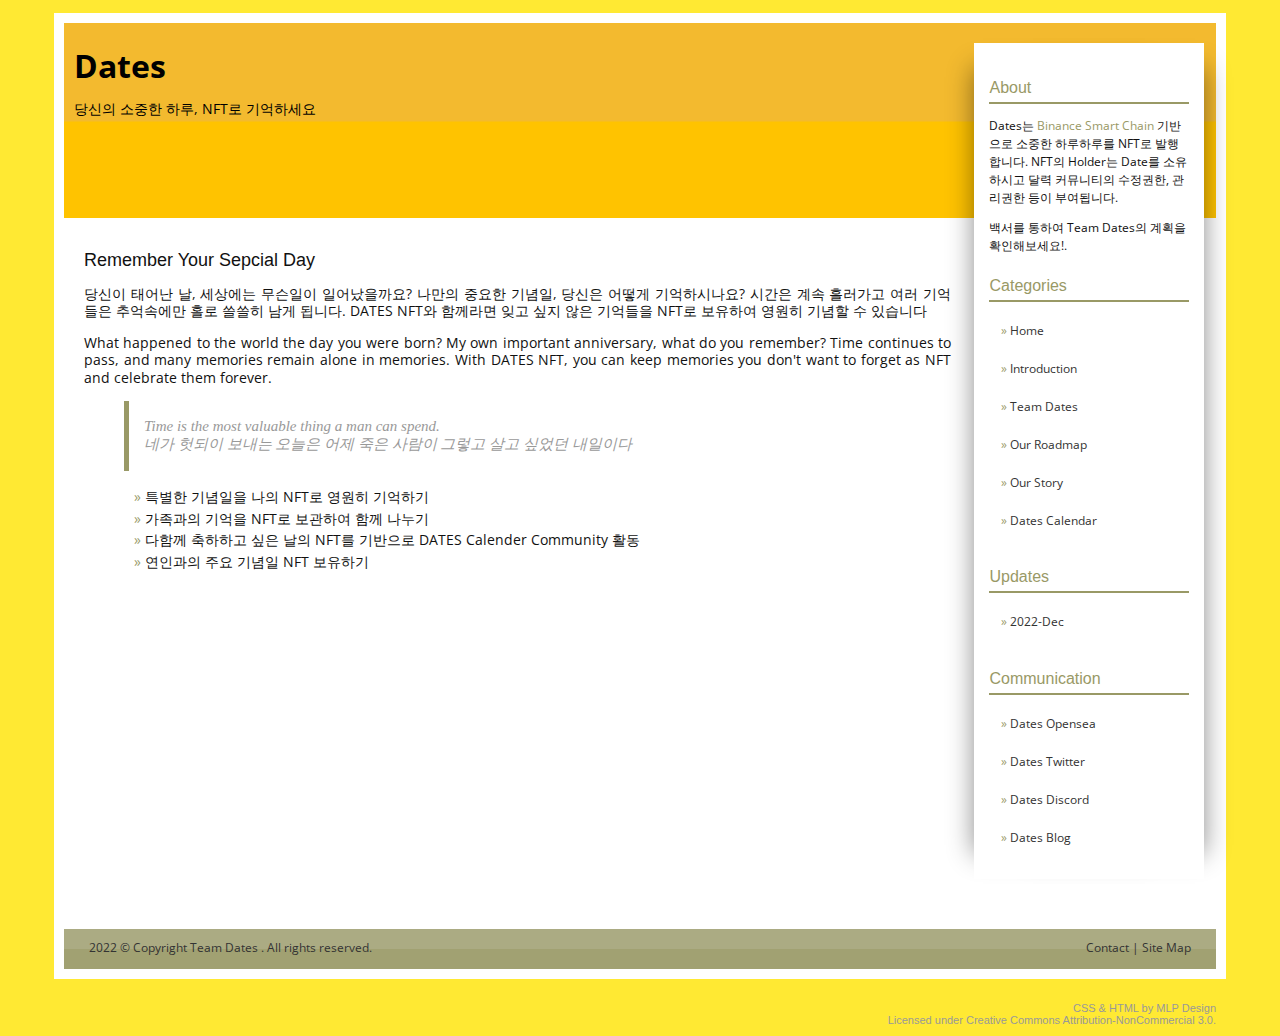
<file: index.html>
<!DOCTYPE html>
<html lang="en">
<head>
<meta charset="utf-8">
<meta http-equiv="X-UA-Compatible" content="IE=edge">
<title> Dates - 당신의 소중한 하루</title>
<meta name="viewport" content="width=device-width, initial-scale=1">
<meta name="Description" lang="en" content="open source x/html and css templates">
<meta name="author" content="mlp design">
<meta name="robots" content="index, follow">
<link rel="stylesheet" href="styles.css">
</head>
<body>
<!--start wrapper-->
<div id="wrapper">

<!--start body-->
<div id="body">

<!--start header-->
<div id="banner">
<h1>Dates </h1>
<p> 당신의 소중한 하루, NFT로 기억하세요</p>
<!-- menu -->
<label for="show-menu" class="responsive">&#9776;</label>
<input type="checkbox" id="show-menu" role="button">
<!-- <ul id="topnav">
<li><a class="active">Home</a></li>
<li><a href="#">Page 2</a></li>
<li><a href="#">Page 3</a></li>
<li><a href="#">Page 4</a></li>
<li><a href="#">Page 5</a></li>
</ul> -->
<!-- end menu -->
</div>
<!--end of header-->
	<!--start sidebar-->
	<div id="sidebar">
		<h2>About</h2>
        <p> Dates는 <a href="https://www.bnbchain.org/en">Binance Smart Chain</a> 기반으로 소중한 하루하루를 NFT로 발행합니다.
            NFT의 Holder는 Date를 소유하시고 달력 커뮤니티의 수정권한, 관리권한 등이 부여됩니다.</p>
		<p> 백서를 통하여 Team Dates의 계획을 확인해보세요!.</p>
		<h2>Categories</h2>
		<ul>
            
			<li><a href="/index.html">Home</a></li>
			<li><a href="/introduction.html">Introduction</a></li>
			<li><a href="/teams.html">Team Dates</a></li>
            
   			<li><a href="/loadmap.html">Our Roadmap</a></li>
   			<li><a href="/story.html">Our Story</a></li>
   			<li><a href="/calendar.html">Dates Calendar</a></li>
   		</ul>
		<h2>Updates</h2>
		<ul>
            <li><a href="/updates.html">2022-Dec</a></li>
<!-- 			<li><a href="#">2017-Aug</a></li>
			<li><a href="#">2017-Jul</a></li>
			<li><a href="#">2017-Jun</a></li>
			<li><a href="#">2017-May</a></li>
 -->
		</ul>
		<h2>Communication</h2>
		<ul>
			<li><a href="https://testnets.opensea.io/collection/dates-bmrrua3wsj">Dates Opensea</a></li>
            <li><a href="https://discord.com/">Dates Twitter</a></li>
			<li><a href="https://discord.com/">Dates Discord</a></li>
            <li><a href="https://discord.com/">Dates Blog</a></li>
            
           
            
            
		</ul>		
	</div>
	<div class="clear"></div>
	<!--end of sidebar-->

	<!--start containter-->
	<div id="container">
			
		<!--start content-->
		<div id="content">
			<!--post item-->
			<div class="item">
				<h1>Remember Your Sepcial Day</h1>
				<p>당신이 태어난 날, 세상에는 무슨일이 일어났을까요? 나만의 중요한 기념일, 당신은 어떻게 기억하시나요? 시간은 계속 흘러가고 여러 기억들은 추억속에만 홀로 쓸쓸히 남게 됩니다. DATES NFT와 함께라면 잊고 싶지 않은 기억들을 NFT로 보유하여 영원히 기념할 수 있습니다</p>
				<p>What happened to the world the day you were born? My own important anniversary, what do you remember? Time continues to pass, and many memories remain alone in memories. With DATES NFT, you can keep memories you don't want to forget as NFT and celebrate them forever.</p>

				<blockquote><p> Time is the most valuable thing a man can spend. <br>
                                네가 헛되이 보내는 오늘은 어제 죽은 사람이 그렇고 살고 싶었던 내일이다</p></blockquote>
				<ul>
					<li> 특별한 기념일을 나의 NFT로 영원히 기억하기 </li>
					<li> 가족과의 기억을 NFT로 보관하여 함께 나누기 </li>
					<li> 다함께 축하하고 싶은 날의 NFT를 기반으로 DATES Calender Community 활동</li>
					<li> 연인과의 주요 기념일 NFT 보유하기</li>
				</ul>
			</div>
			<!--another post item-->
<!-- 			<div class="item">
				<h1>Space fillers</h1>
				<p>Donec non dui. Morbi fringilla imperdiet lorem. Fusce risus diam, rutrum eu, hendrerit et, accumsan non, neque. Fusce vitae pede ut massa sodales mattis. Nulla sed justo. Integer nec sem vel tellus tempor gravida. Pellentesque habitant morbi tristique senectus et netus et malesuada fames ac turpis egestas. Nunc faucibus. Nullam nulla ipsum, accumsan sed, tempus sed, adipiscing a, metus. Curabitur varius commodo eros.</p>
				<span>17 March 2017 @ 6:24 PM | <a href="#">0 Comment(s)</a> | Posted by <a href="#">webmasterneo</a></span>
			</div> -->
			<!--end of another post item-->			
		</div>
		<!--end of content-->

	</div>
	<!--end of container-->

</div>
<!--end of body-->

	<!--start footer-->
	<div id="footer">
		<span class="left">2022 &copy; Copyright <a href="#"> Team Dates </a>. All rights reserved.</span>
		<span class="right"><a href="#">Contact</a> | <a href="#">Site Map</a></span>
		<p class="show-footer">2012 &copy; Copyright <a href="#"> Team Dates</a>. All rights reserved.<br /><a href="#">Contact</a> | <a href="#">Site Map</a></p>
	</div>
	<!--end of footer-->	

</div>
<!--end of wrapper-->

	<!--start credits-->
	<!--//Under CC-NC 3.0, this portion must be left intact and must not be hidden.//-->
	<div id="credits">
	<span><a href="http://www.mlpdesign.net" title="CSS &amp; HTML by MLP Design.net">CSS &amp; HTML</a> by MLP Design<br />Licensed under <a rel="license" href="http://creativecommons.org/licenses/by-nc/3.0/">Creative Commons Attribution-NonCommercial 3.0</a>.</span>
	</div>
	<!--end of credits-->
	
</body>

</html>
</file>
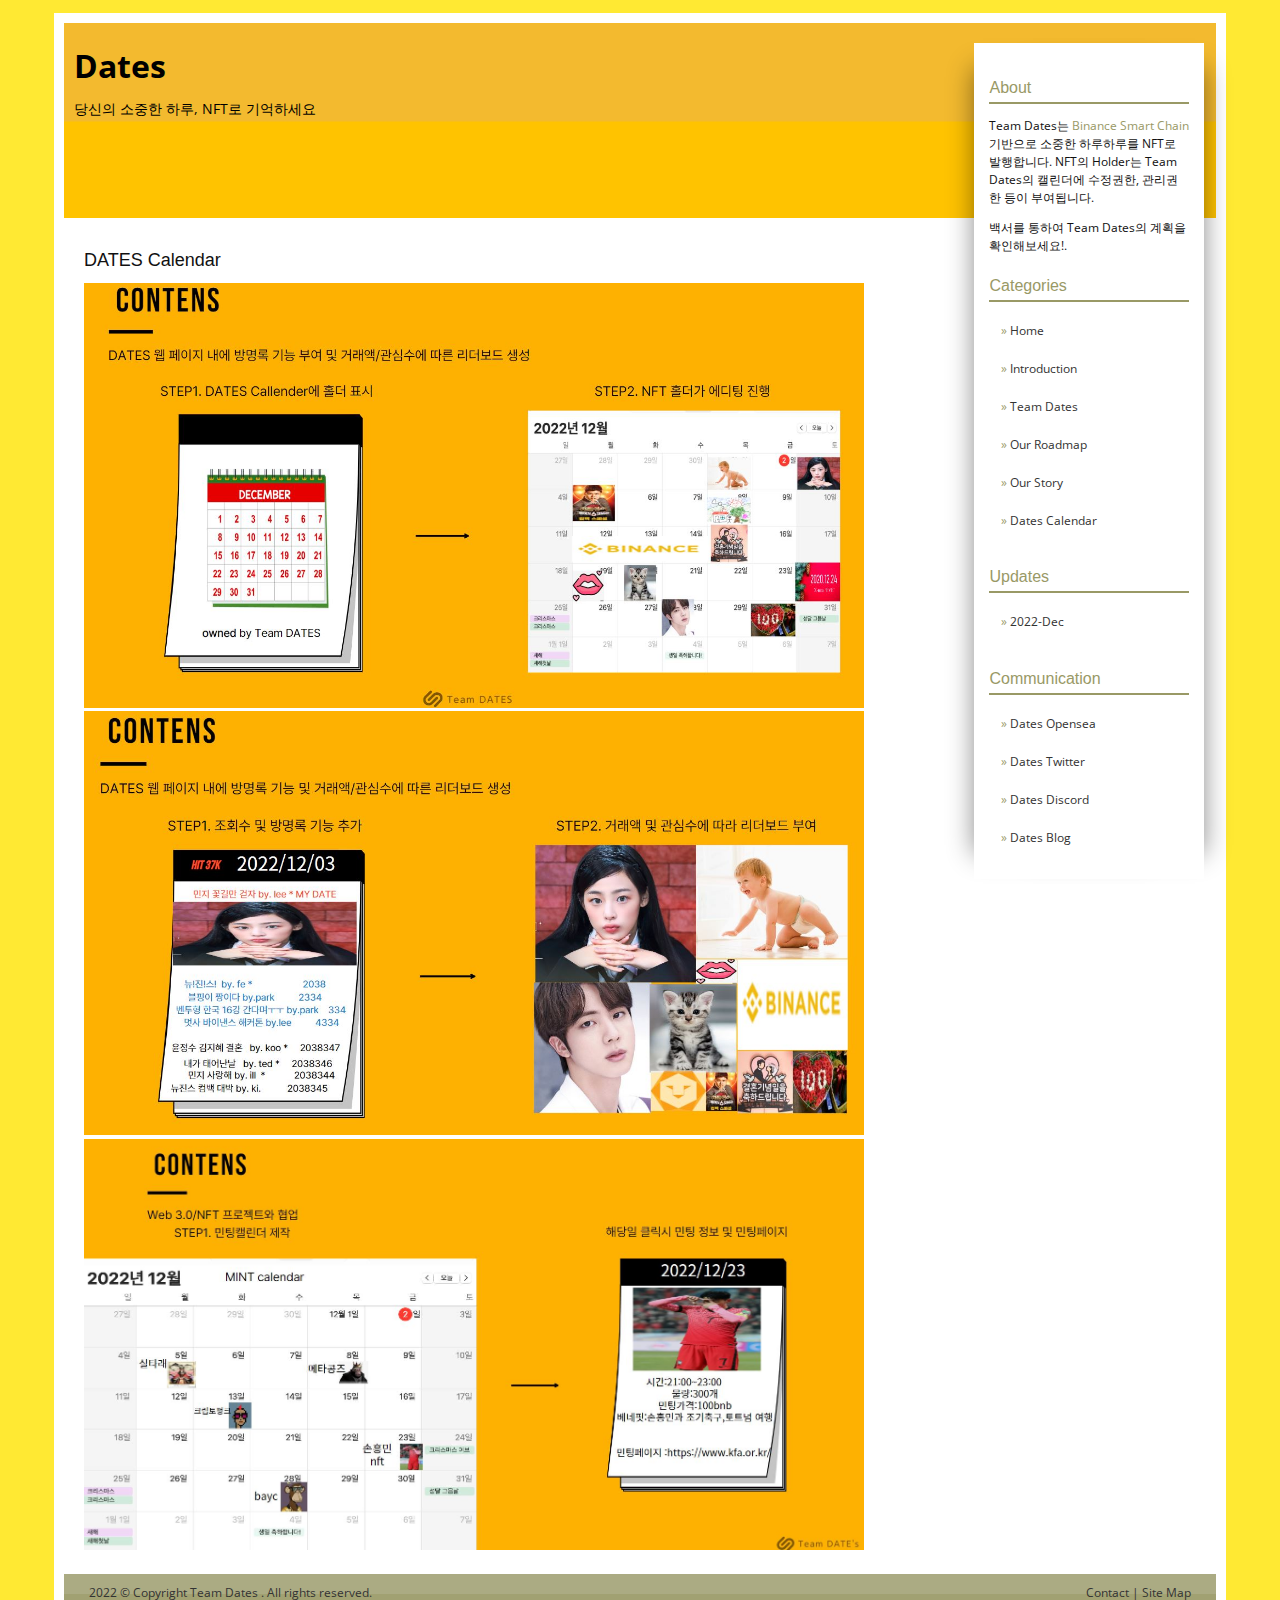
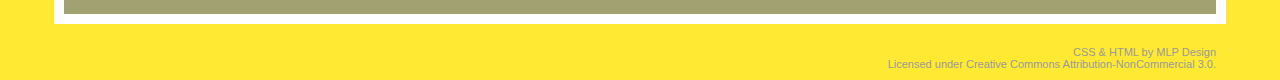
<file: calendar.html>
<!DOCTYPE html>
<html lang="en">
<head>
<meta charset="utf-8">
<meta http-equiv="X-UA-Compatible" content="IE=edge">
<title> Dates - 당신의 소중한 하루</title>
<meta name="viewport" content="width=device-width, initial-scale=1">
<meta name="Description" lang="en" content="open source x/html and css templates">
<meta name="author" content="mlp design">
<meta name="robots" content="index, follow">
<link rel="stylesheet" href="styles.css">
</head>
<body>
<!--start wrapper-->
<div id="wrapper">

<!--start body-->
<div id="body">

<!--start header-->
<div id="banner">
<h1>Dates </h1>
<p> 당신의 소중한 하루, NFT로 기억하세요</p>
<!-- menu -->
<label for="show-menu" class="responsive">&#9776;</label>
<input type="checkbox" id="show-menu" role="button">
<!-- <ul id="topnav">
<li><a class="active">Home</a></li>
<li><a href="#">Page 2</a></li>
<li><a href="#">Page 3</a></li>
<li><a href="#">Page 4</a></li>
<li><a href="#">Page 5</a></li>
</ul> -->
<!-- end menu -->
</div>
<!--end of header-->
	<!--start sidebar-->
	<div id="sidebar">
		<h2>About</h2>
        <p> Team Dates는 <a href="https://www.bnbchain.org/en">Binance Smart Chain</a> 기반으로 소중한 하루하루를 NFT로 발행합니다.
            NFT의 Holder는 Team Dates의 캘린더에 수정권한,  관리권한 등이  부여됩니다.</p>
		<p> 백서를 통하여 Team Dates의 계획을 확인해보세요!.</p>
		<h2>Categories</h2>
		<ul>
			<li><a href="/index.html">Home</a></li>
			<li><a href="/introduction.html">Introduction</a></li>
			<li><a href="/teams.html">Team Dates</a></li>
            
   			<li><a href="/loadmap.html">Our Roadmap</a></li>
   			<li><a href="/story.html">Our Story</a></li>
   			<li><a href="/calendar.html">Dates Calendar</a></li>
   		</ul>
		<h2>Updates</h2>
		<ul>
			<li><a href="/updates.html">2022-Dec</a></li>
<!-- 			<li><a href="#">2017-Aug</a></li>
			<li><a href="#">2017-Jul</a></li>
			<li><a href="#">2017-Jun</a></li>
			<li><a href="#">2017-May</a></li>
 -->
		</ul>
		<h2>Communication</h2>
		<ul>
            <li><a href="https://testnets.opensea.io/collection/dates-bmrrua3wsj">Dates Opensea</a></li>
			<li><a href="https://discord.com/">Dates Twitter</a></li>
			<li><a href="https://discord.com/">Dates Discord</a></li>
            <li><a href="https://discord.com/">Dates Blog</a></li>
		</ul>		
	</div>
	<div class="clear"></div>
	<!--end of sidebar-->

	<!--start containter-->
	<div id="container">
			
		<!--start content-->
		<div id="content">
			<!--post item-->
			<div class="item">
				<h1> DATES Calendar </h1>
                                <img src = 'calendar.JPG' id="image" />
                                <img src = 'calendar2.JPG' id="image" />
                                <img src = 'calendar3.JPG' id="image" />
			</div>

			<!--end of another post item-->			
		</div>
		<!--end of content-->

	</div>
	<!--end of container-->

</div>
<!--end of body-->

	<!--start footer-->
	<div id="footer">
		<span class="left">2022 &copy; Copyright <a href="#"> Team Dates </a>. All rights reserved.</span>
		<span class="right"><a href="#">Contact</a> | <a href="#">Site Map</a></span>
		<p class="show-footer">2012 &copy; Copyright <a href="#"> Team Dates</a>. All rights reserved.<br /><a href="#">Contact</a> | <a href="#">Site Map</a></p>
	</div>
	<!--end of footer-->	

</div>
<!--end of wrapper-->

	<!--start credits-->
	<!--//Under CC-NC 3.0, this portion must be left intact and must not be hidden.//-->
	<div id="credits">
	<span><a href="http://www.mlpdesign.net" title="CSS &amp; HTML by MLP Design.net">CSS &amp; HTML</a> by MLP Design<br />Licensed under <a rel="license" href="http://creativecommons.org/licenses/by-nc/3.0/">Creative Commons Attribution-NonCommercial 3.0</a>.</span>
	</div>
	<!--end of credits-->
	
</body>

</html>
</file>
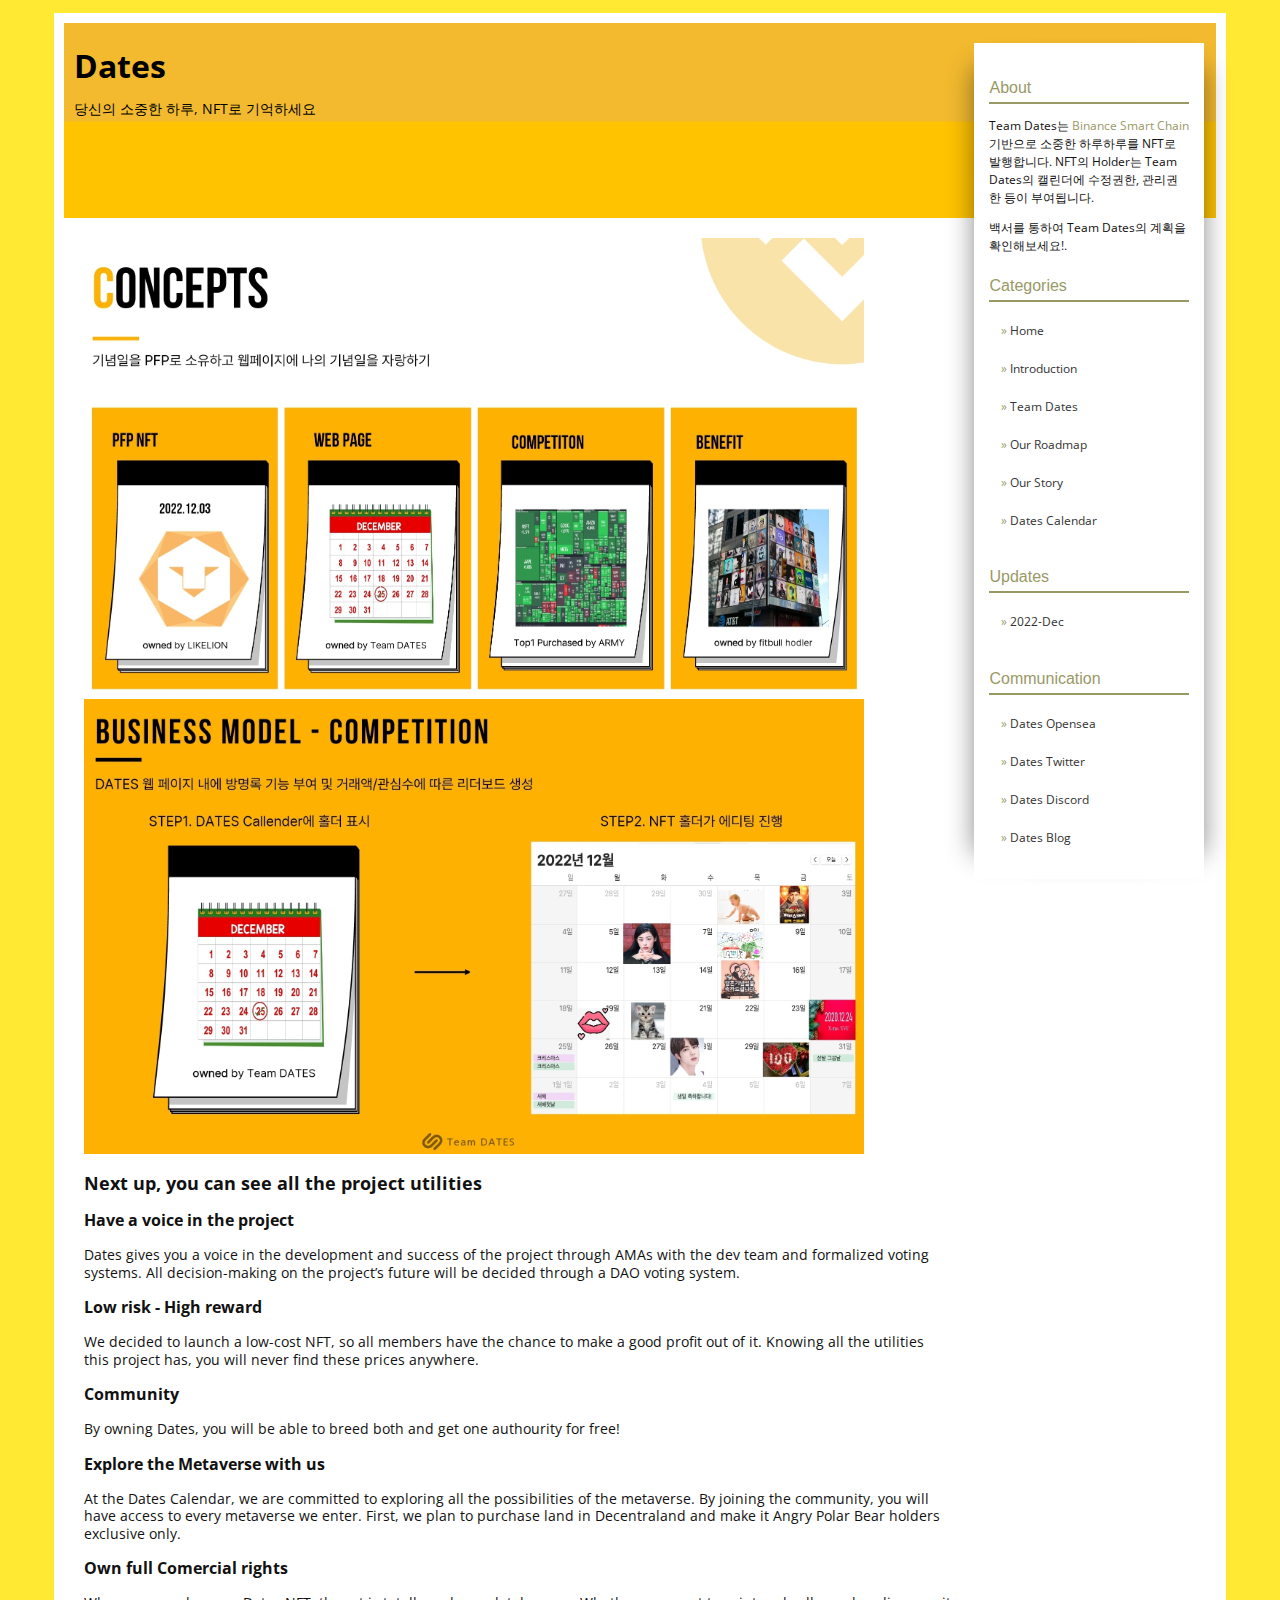
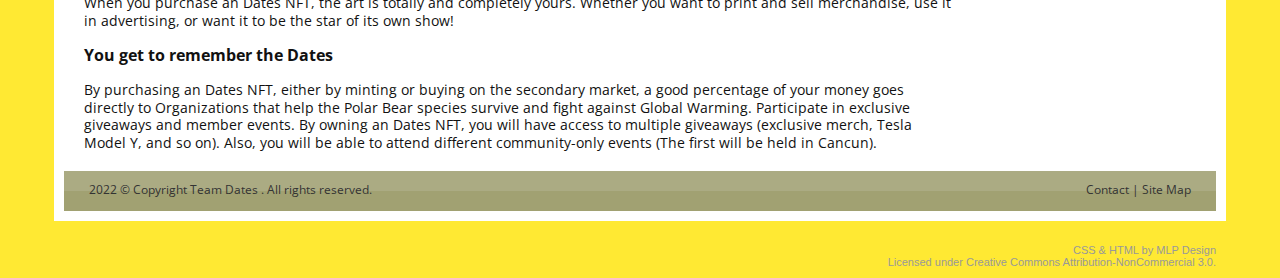
<file: introduction.html>
<!DOCTYPE html>
<html lang="en">
<head>
<meta charset="utf-8">
<meta http-equiv="X-UA-Compatible" content="IE=edge">
<title> Dates - 당신의 소중한 하루</title>
<meta name="viewport" content="width=device-width, initial-scale=1">
<meta name="Description" lang="en" content="open source x/html and css templates">
<meta name="author" content="mlp design">
<meta name="robots" content="index, follow">
<link rel="stylesheet" href="styles.css">
</head>
<body>
<!--start wrapper-->
<div id="wrapper">

<!--start body-->
<div id="body">

<!--start header-->
<div id="banner">
<h1>Dates </h1>
<p> 당신의 소중한 하루, NFT로 기억하세요</p>
<!-- menu -->
<label for="show-menu" class="responsive">&#9776;</label>
<input type="checkbox" id="show-menu" role="button">
<!-- <ul id="topnav">
<li><a class="active">Home</a></li>
<li><a href="#">Page 2</a></li>
<li><a href="#">Page 3</a></li>
<li><a href="#">Page 4</a></li>
<li><a href="#">Page 5</a></li>
</ul> -->
<!-- end menu -->
</div>
<!--end of header-->
	<!--start sidebar-->
	<div id="sidebar">
		<h2>About</h2>
        <p> Team Dates는 <a href="https://www.bnbchain.org/en">Binance Smart Chain</a> 기반으로 소중한 하루하루를 NFT로 발행합니다.
            NFT의 Holder는 Team Dates의 캘린더에 수정권한,  관리권한 등이  부여됩니다.</p>
		<p> 백서를 통하여 Team Dates의 계획을 확인해보세요!.</p>
		<h2>Categories</h2>
		<ul>
			<li><a href="/index.html">Home</a></li>
			<li><a href="/introduction.html">Introduction</a></li>
			<li><a href="/teams.html">Team Dates</a></li>
            
   			<li><a href="/loadmap.html">Our Roadmap</a></li>
   			<li><a href="/story.html">Our Story</a></li>
   			<li><a href="/calendar.html">Dates Calendar</a></li>
   		</ul>
		<h2>Updates</h2>
		<ul>
			<li><a href="/updates.html">2022-Dec</a></li>
<!-- 			<li><a href="#">2017-Aug</a></li>
			<li><a href="#">2017-Jul</a></li>
			<li><a href="#">2017-Jun</a></li>
			<li><a href="#">2017-May</a></li>
 -->
		</ul>
		<h2>Communication</h2>
		<ul>
            <li><a href="https://testnets.opensea.io/collection/dates-bmrrua3wsj">Dates Opensea</a></li>
			<li><a href="https://discord.com/">Dates Twitter</a></li>
			<li><a href="https://discord.com/">Dates Discord</a></li>
            <li><a href="https://discord.com/">Dates Blog</a></li>
		</ul>		
	</div>
	<div class="clear"></div>
	<!--end of sidebar-->

	<!--start containter-->
	<div id="container">
			
		<!--start content-->
		<div id="content">
			<!--post item-->
			<div class="item">
                
                 <img src = 'introduction.jpg' id="image" /><br>
                 <img src = 'introduction2.jpg' id="image" /><br>
<h2>Next up, you can see all the project utilities</h2>
<h3>Have a voice in the project</h3>
Dates gives you a voice in the development and success of the project through AMAs with the dev team and formalized voting systems. All decision-making on the project’s future will be decided through a DAO voting system.
<h3>Low risk - High reward</h3>
We decided to launch a low-cost NFT, so all members have the chance to make a good profit out of it. Knowing all the utilities this project has, you will never find these prices anywhere.
<h3>Community </h3>
By owning Dates, you will be able to breed both and get one authourity for free! 
               
<h3>Explore the Metaverse with us</h3>
At the Dates Calendar, we are committed to exploring all the possibilities of the metaverse. By joining the community, you will have access to every metaverse we enter. First, we plan to purchase land in Decentraland and make it Angry Polar Bear holders exclusive only.
<h3>Own full Comercial rights</h3>
When you purchase an Dates NFT, the art is totally and completely yours. Whether you want to print and sell merchandise, use it in advertising, or want it to be the star of its own show!
<h3>You get to remember the Dates </h3>
By purchasing an Dates NFT, either by minting or buying on the secondary market, a good percentage of your money goes directly to Organizations that help the Polar Bear species survive and fight against Global Warming.
Participate in exclusive giveaways and member events.
By owning an Dates NFT, you will have access to multiple giveaways (exclusive merch, Tesla Model Y, and so on). Also, you will be able to attend different community-only events (The first will be held in Cancun).
			</div>
			<!--another post item-->

			<!--end of another post item-->			
		</div>
		<!--end of content-->

	</div>
	<!--end of container-->

</div>
<!--end of body-->

	<!--start footer-->
	<div id="footer">
		<span class="left">2022 &copy; Copyright <a href="#"> Team Dates </a>. All rights reserved.</span>
		<span class="right"><a href="#">Contact</a> | <a href="#">Site Map</a></span>
		<p class="show-footer">2012 &copy; Copyright <a href="#"> Team Dates</a>. All rights reserved.<br /><a href="#">Contact</a> | <a href="#">Site Map</a></p>
	</div>
	<!--end of footer-->	

</div>
<!--end of wrapper-->

	<!--start credits-->
	<!--//Under CC-NC 3.0, this portion must be left intact and must not be hidden.//-->
	<div id="credits">
	<span><a href="http://www.mlpdesign.net" title="CSS &amp; HTML by MLP Design.net">CSS &amp; HTML</a> by MLP Design<br />Licensed under <a rel="license" href="http://creativecommons.org/licenses/by-nc/3.0/">Creative Commons Attribution-NonCommercial 3.0</a>.</span>
	</div>
	<!--end of credits-->
	
</body>

</html>
</file>
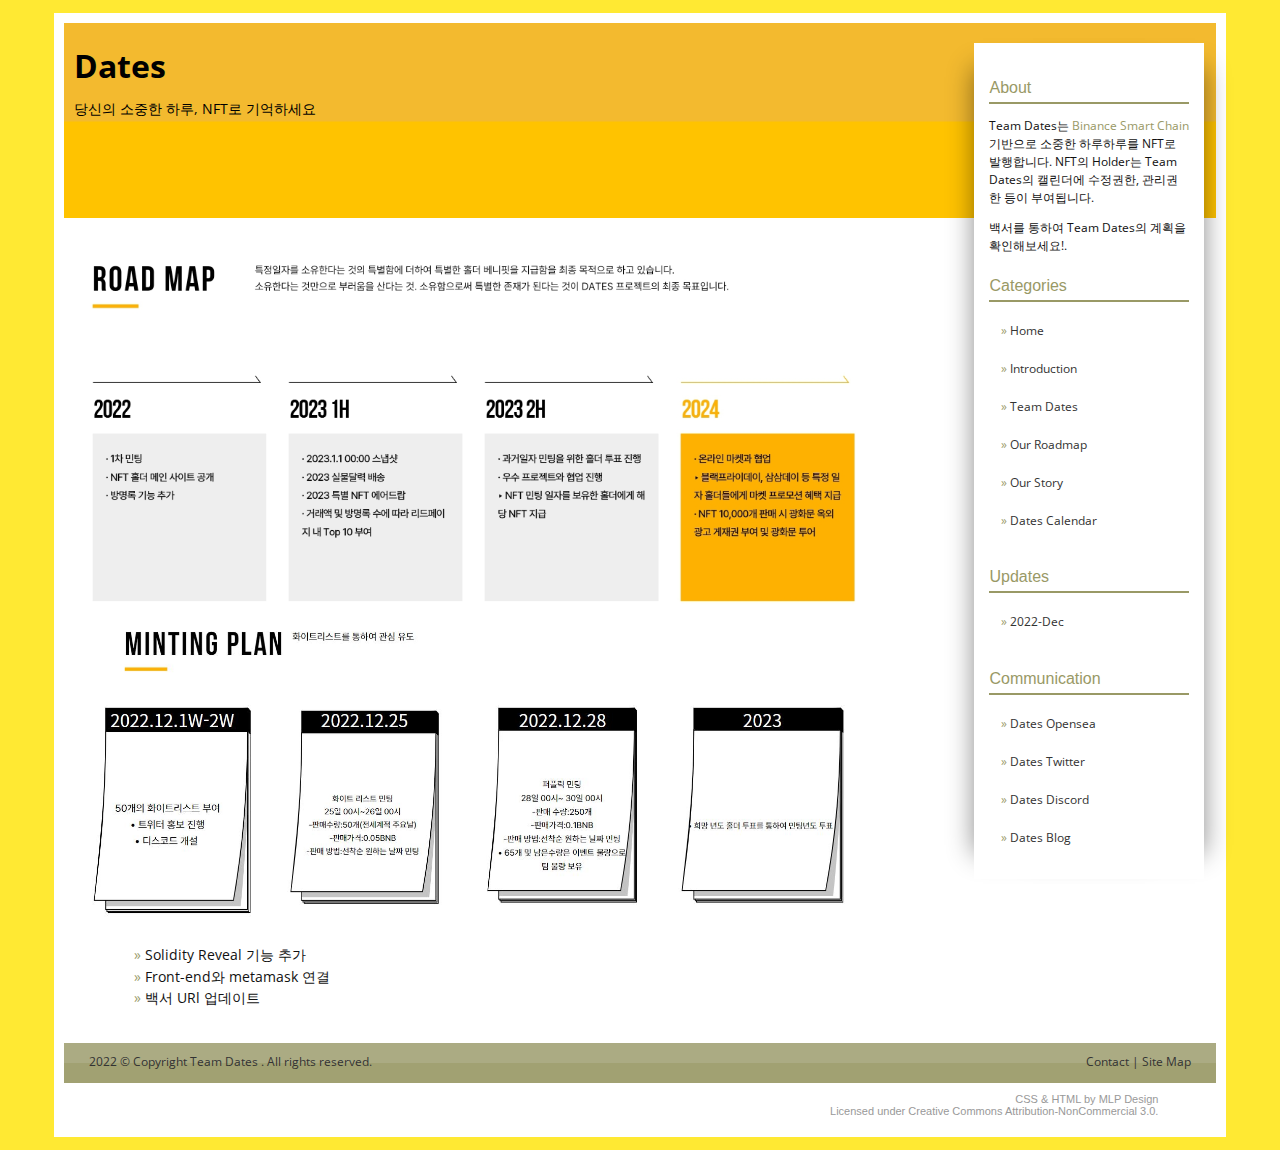
<file: loadmap.html>
<!DOCTYPE html>
<html lang="en">
<head>
<meta charset="utf-8">
<meta http-equiv="X-UA-Compatible" content="IE=edge">
<title> Dates - 당신의 소중한 하루</title>
<meta name="viewport" content="width=device-width, initial-scale=1">
<meta name="Description" lang="en" content="open source x/html and css templates">
<meta name="author" content="mlp design">
<meta name="robots" content="index, follow">
<link rel="stylesheet" href="styles.css">
</head>
<body>
<!--start wrapper-->
<div id="wrapper">

<!--start body-->
<div id="body">

<!--start header-->
<div id="banner">
<h1>Dates </h1>
<p> 당신의 소중한 하루, NFT로 기억하세요</p>
<!-- menu -->
<label for="show-menu" class="responsive">&#9776;</label>
<input type="checkbox" id="show-menu" role="button">
<!-- <ul id="topnav">
<li><a class="active">Home</a></li>
<li><a href="#">Page 2</a></li>
<li><a href="#">Page 3</a></li>
<li><a href="#">Page 4</a></li>
<li><a href="#">Page 5</a></li>
</ul> -->
<!-- end menu -->
</div>
<!--end of header-->
	<!--start sidebar-->
	<div id="sidebar">
		<h2>About</h2>
        <p> Team Dates는 <a href="https://www.bnbchain.org/en">Binance Smart Chain</a> 기반으로 소중한 하루하루를 NFT로 발행합니다.
            NFT의 Holder는 Team Dates의 캘린더에 수정권한,  관리권한 등이  부여됩니다.</p>
		<p> 백서를 통하여 Team Dates의 계획을 확인해보세요!.</p>
		<h2>Categories</h2>
		<ul>
			<li><a href="/index.html">Home</a></li>
			<li><a href="/introduction.html">Introduction</a></li>
			<li><a href="/teams.html">Team Dates</a></li>
            
   			<li><a href="/loadmap.html">Our Roadmap</a></li>
   			<li><a href="/story.html">Our Story</a></li>
   			<li><a href="/calendar.html">Dates Calendar</a></li>
   		</ul>
		<h2>Updates</h2>
		<ul>
			<li><a href="/updates.html">2022-Dec</a></li>
<!-- 			<li><a href="#">2017-Aug</a></li>
			<li><a href="#">2017-Jul</a></li>
			<li><a href="#">2017-Jun</a></li>
			<li><a href="#">2017-May</a></li>
 -->
		</ul>
		<h2>Communication</h2>
		<ul>
            <li><a href="https://testnets.opensea.io/collection/dates-bmrrua3wsj">Dates Opensea</a></li>
			<li><a href="http://twitter.com/mlpdesign">Dates Twitter</a></li>
			<li><a href="http://twitter.com/mlpdesign">Dates Discord</a></li>
            <li><a href="http://twitter.com/mlpdesign">Dates Blog</a></li>
		</ul>		
	</div>
	<div class="clear"></div>
	<!--end of sidebar-->

	<!--start containter-->
	<div id="container">
			
		<!--start content-->
		<div id="content">
			<!--post item-->
			<div class="item">
<!-- 				<h1> Our Roadmap </h1>
                <br> -->
                <img src = 'roadmap.JPG' id="image" />
                <br>
                <img src = 'mintingplan.jpg' id="image" />
                <ul>
					<li>Solidity Reveal 기능 추가</li>
					<li>Front-end와 metamask 연결</li>
					<li>백서 URl 업데이트</li>
					</ul>
                
                
			<!--end of another post item-->			
		</div>
		<!--end of content-->

	</div>
	<!--end of container-->

</div>
<!--end of body-->

	<!--start footer-->
	<div id="footer">
		<span class="left">2022 &copy; Copyright <a href="#"> Team Dates </a>. All rights reserved.</span>
		<span class="right"><a href="#">Contact</a> | <a href="#">Site Map</a></span>
		<p class="show-footer">2012 &copy; Copyright <a href="#"> Team Dates</a>. All rights reserved.<br /><a href="#">Contact</a> | <a href="#">Site Map</a></p>
	</div>
	<!--end of footer-->	

</div>
<!--end of wrapper-->

	<!--start credits-->
	<!--//Under CC-NC 3.0, this portion must be left intact and must not be hidden.//-->
	<div id="credits">
	<span><a href="http://www.mlpdesign.net" title="CSS &amp; HTML by MLP Design.net">CSS &amp; HTML</a> by MLP Design<br />Licensed under <a rel="license" href="http://creativecommons.org/licenses/by-nc/3.0/">Creative Commons Attribution-NonCommercial 3.0</a>.</span>
	</div>
	<!--end of credits-->
	
</body>

</html>
</file>
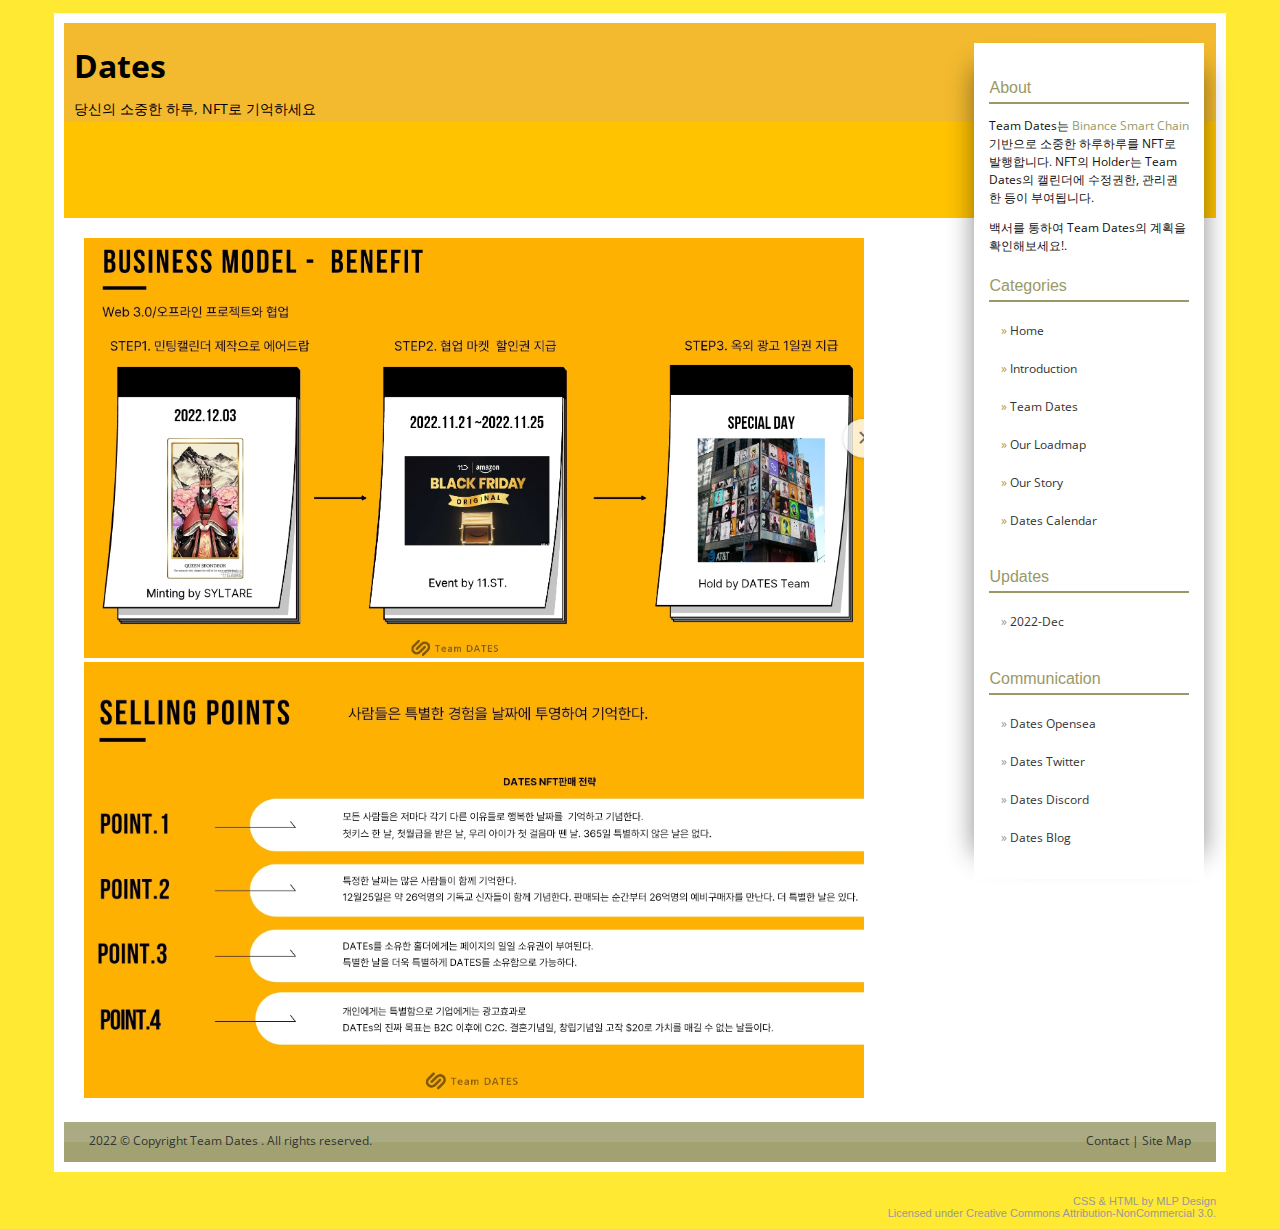
<file: story.html>
<!DOCTYPE html>
<html lang="en">
<head>
<meta charset="utf-8">
<meta http-equiv="X-UA-Compatible" content="IE=edge">
<title> Dates - 당신의 소중한 하루</title>
<meta name="viewport" content="width=device-width, initial-scale=1">
<meta name="Description" lang="en" content="open source x/html and css templates">
<meta name="author" content="mlp design">
<meta name="robots" content="index, follow">
<link rel="stylesheet" href="styles.css">
</head>
<body>
<!--start wrapper-->
<div id="wrapper">

<!--start body-->
<div id="body">

<!--start header-->
<div id="banner">
<h1>Dates </h1>
<p> 당신의 소중한 하루, NFT로 기억하세요</p>
<!-- menu -->
<label for="show-menu" class="responsive">&#9776;</label>
<input type="checkbox" id="show-menu" role="button">
<!-- <ul id="topnav">
<li><a class="active">Home</a></li>
<li><a href="#">Page 2</a></li>
<li><a href="#">Page 3</a></li>
<li><a href="#">Page 4</a></li>
<li><a href="#">Page 5</a></li>
</ul> -->
<!-- end menu -->
</div>
<!--end of header-->
	<!--start sidebar-->
	<div id="sidebar">
		<h2>About</h2>
        <p> Team Dates는 <a href="https://www.bnbchain.org/en">Binance Smart Chain</a> 기반으로 소중한 하루하루를 NFT로 발행합니다.
            NFT의 Holder는 Team Dates의 캘린더에 수정권한,  관리권한 등이  부여됩니다.</p>
		<p> 백서를 통하여 Team Dates의 계획을 확인해보세요!.</p>
		<h2>Categories</h2>
		<ul>
			<li><a href="/index.html">Home</a></li>
			<li><a href="/introduction.html">Introduction</a></li>
			<li><a href="/teams.html">Team Dates</a></li>
            
   			<li><a href="/loadmap.html">Our Loadmap</a></li>
   			<li><a href="/story.html">Our Story</a></li>
   			<li><a href="/calendar.html">Dates Calendar</a></li>
   		</ul>
		<h2>Updates</h2>
		<ul>
			<li><a href="/updates.html">2022-Dec</a></li>
<!-- 			<li><a href="#">2017-Aug</a></li>
			<li><a href="#">2017-Jul</a></li>
			<li><a href="#">2017-Jun</a></li>
			<li><a href="#">2017-May</a></li>
 -->
		</ul>
		<h2>Communication</h2>
		<ul>
            <li><a href="https://testnets.opensea.io/collection/dates-bmrrua3wsj">Dates Opensea</a></li>
			<li><a href="http://twitter.com/mlpdesign">Dates Twitter</a></li>
			<li><a href="http://twitter.com/mlpdesign">Dates Discord</a></li>
            <li><a href="http://twitter.com/mlpdesign">Dates Blog</a></li>
		</ul>		
	</div>
	<div class="clear"></div>
	<!--end of sidebar-->

	<!--start containter-->
	<div id="container">
			
		<!--start content-->
		<div id="content">
			<!--post item-->
			<div class="item">
<img src = 'benefit.jpg' id="image"/><br>
                <img src = 'sellingpoint.jpg' id="image" />
			</div>
            
			<!--another post item-->

			<!--end of another post item-->			
		</div>
		<!--end of content-->

	</div>
	<!--end of container-->

</div>
<!--end of body-->

	<!--start footer-->
	<div id="footer">
		<span class="left">2022 &copy; Copyright <a href="#"> Team Dates </a>. All rights reserved.</span>
		<span class="right"><a href="#">Contact</a> | <a href="#">Site Map</a></span>
		<p class="show-footer">2012 &copy; Copyright <a href="#"> Team Dates</a>. All rights reserved.<br /><a href="#">Contact</a> | <a href="#">Site Map</a></p>
	</div>
	<!--end of footer-->	

</div>
<!--end of wrapper-->

	<!--start credits-->
	<!--//Under CC-NC 3.0, this portion must be left intact and must not be hidden.//-->
	<div id="credits">
	<span><a href="http://www.mlpdesign.net" title="CSS &amp; HTML by MLP Design.net">CSS &amp; HTML</a> by MLP Design<br />Licensed under <a rel="license" href="http://creativecommons.org/licenses/by-nc/3.0/">Creative Commons Attribution-NonCommercial 3.0</a>.</span>
	</div>
	<!--end of credits-->
	
</body>

</html>
</file>
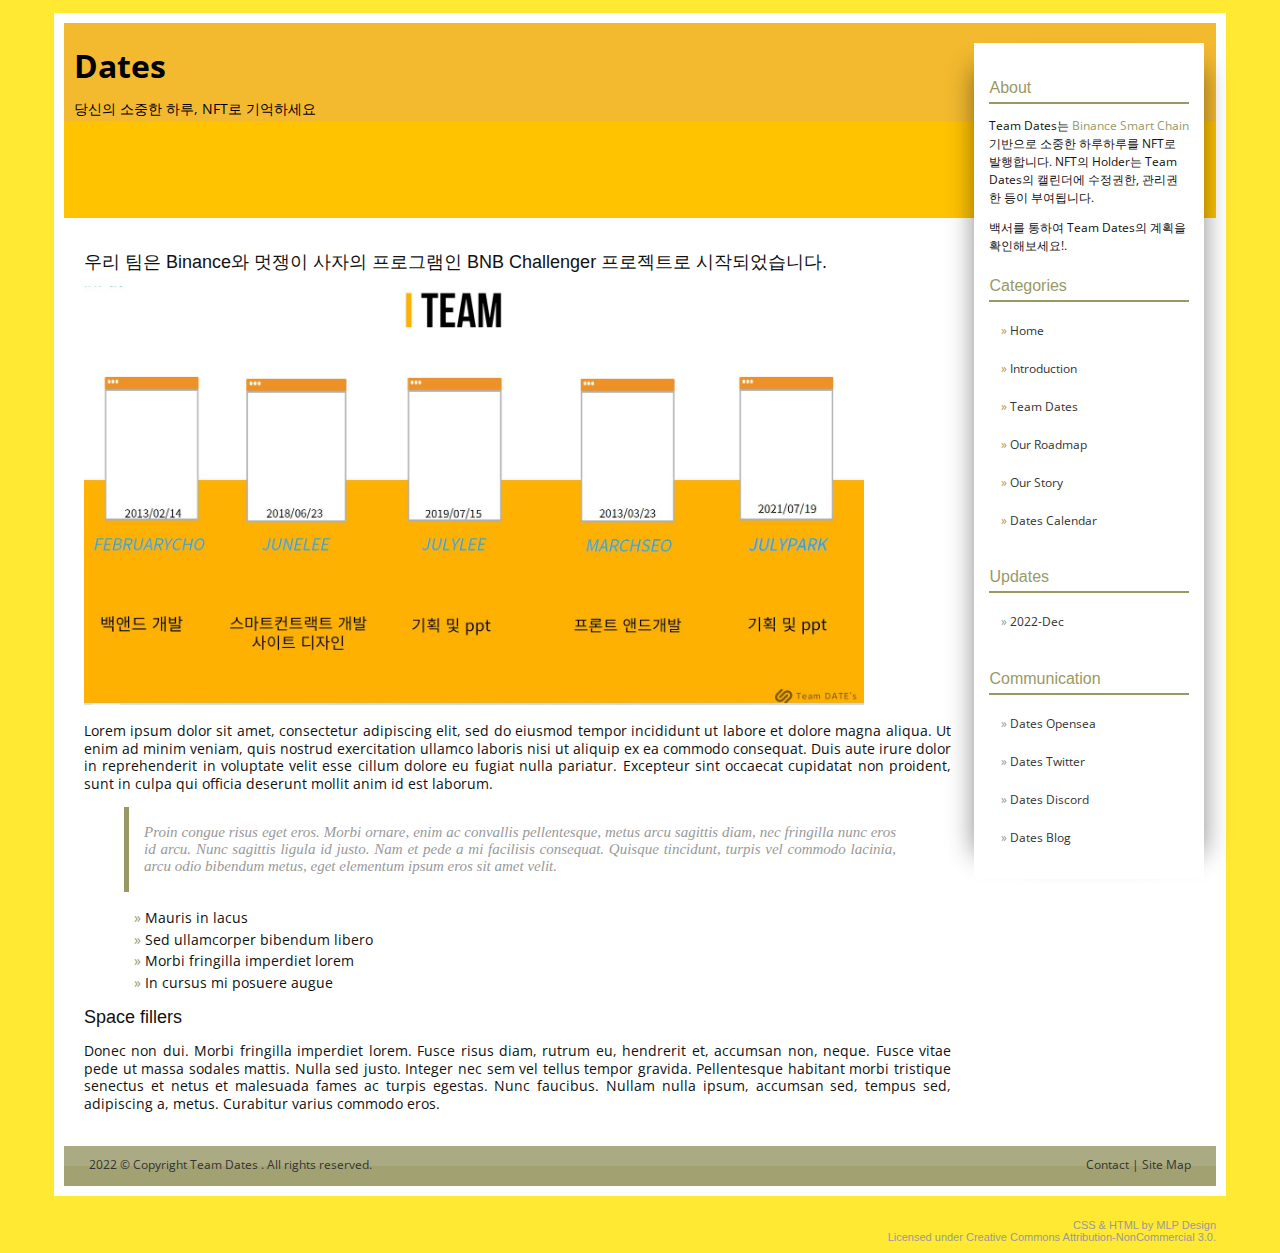
<file: teams.html>
<!DOCTYPE html>
<html lang="en">
<head>
<meta charset="utf-8">
<meta http-equiv="X-UA-Compatible" content="IE=edge">
<title> Dates - 당신의 소중한 하루</title>
<meta name="viewport" content="width=device-width, initial-scale=1">
<meta name="Description" lang="en" content="open source x/html and css templates">
<meta name="author" content="mlp design">
<meta name="robots" content="index, follow">
<link rel="stylesheet" href="styles.css">
</head>
<body>
<!--start wrapper-->
<div id="wrapper">

<!--start body-->
<div id="body">

<!--start header-->
<div id="banner">
<h1>Dates </h1>
<p> 당신의 소중한 하루, NFT로 기억하세요</p>
<!-- menu -->
<label for="show-menu" class="responsive">&#9776;</label>
<input type="checkbox" id="show-menu" role="button">
<!-- <ul id="topnav">
<li><a class="active">Home</a></li>
<li><a href="#">Page 2</a></li>
<li><a href="#">Page 3</a></li>
<li><a href="#">Page 4</a></li>
<li><a href="#">Page 5</a></li>
</ul> -->
<!-- end menu -->
</div>
<!--end of header-->
	<!--start sidebar-->
	<div id="sidebar">
		<h2>About</h2>
        <p> Team Dates는 <a href="https://www.bnbchain.org/en">Binance Smart Chain</a> 기반으로 소중한 하루하루를 NFT로 발행합니다.
            NFT의 Holder는 Team Dates의 캘린더에 수정권한,  관리권한 등이  부여됩니다.</p>
		<p> 백서를 통하여 Team Dates의 계획을 확인해보세요!.</p>
		<h2>Categories</h2>
		<ul>
			<li><a href="/index.html">Home</a></li>
			<li><a href="/introduction.html">Introduction</a></li>
			<li><a href="/teams.html">Team Dates</a></li>
            
   			<li><a href="/loadmap.html">Our Roadmap</a></li>
   			<li><a href="/story.html">Our Story</a></li>
   			<li><a href="/calendar.html">Dates Calendar</a></li>
   		</ul>
		<h2>Updates</h2>
		<ul>
			<li><a href="/updates.html">2022-Dec</a></li>
<!-- 			<li><a href="#">2017-Aug</a></li>
			<li><a href="#">2017-Jul</a></li>
			<li><a href="#">2017-Jun</a></li>
			<li><a href="#">2017-May</a></li>
 -->
		</ul>
		<h2>Communication</h2>
		<ul>
            <li><a href="https://testnets.opensea.io/collection/dates-bmrrua3wsj">Dates Opensea</a></li>
			<li><a href="https://discord.com/">Dates Twitter</a></li>
			<li><a href="https://discord.com/">Dates Discord</a></li>
            <li><a href="https://discord.com/">Dates Blog</a></li>
		</ul>		
	</div>
	<div class="clear"></div>
	<!--end of sidebar-->

	<!--start containter-->
	<div id="container">
			
		<!--start content-->
		<div id="content">
			<!--post item-->
			<div class="item">
				<h1> 우리 팀은 Binance와 멋쟁이 사자의 프로그램인 BNB Challenger 프로젝트로 시작되었습니다. </h1>
                                <img src = 'teams.JPG' id="image" />

				<p>Lorem ipsum dolor sit amet, consectetur adipiscing elit, sed do eiusmod tempor incididunt ut labore et dolore magna aliqua. Ut enim ad minim veniam, quis nostrud exercitation ullamco laboris nisi ut aliquip ex ea commodo consequat. Duis aute irure dolor in reprehenderit in voluptate velit esse cillum dolore eu fugiat nulla pariatur. Excepteur sint occaecat cupidatat non proident, sunt in culpa qui officia deserunt mollit anim id est laborum.</p>
				<blockquote><p>Proin congue risus eget eros. Morbi ornare, enim ac convallis pellentesque, metus arcu sagittis diam, nec fringilla nunc eros id arcu. Nunc sagittis ligula id justo. Nam et pede a mi facilisis consequat. Quisque tincidunt, turpis vel commodo lacinia, arcu odio bibendum metus, eget elementum ipsum eros sit amet velit.</p></blockquote>
				<ul>
					<li>Mauris in lacus</li>
					<li>Sed ullamcorper bibendum libero</li>
					<li>Morbi fringilla imperdiet lorem</li>
					<li>In cursus mi posuere augue</li>
				</ul>

			</div>
			<!--another post item-->
			<div class="item">
				<h1>Space fillers</h1>
				<p>Donec non dui. Morbi fringilla imperdiet lorem. Fusce risus diam, rutrum eu, hendrerit et, accumsan non, neque. Fusce vitae pede ut massa sodales mattis. Nulla sed justo. Integer nec sem vel tellus tempor gravida. Pellentesque habitant morbi tristique senectus et netus et malesuada fames ac turpis egestas. Nunc faucibus. Nullam nulla ipsum, accumsan sed, tempus sed, adipiscing a, metus. Curabitur varius commodo eros.</p>

			</div>
			<!--end of another post item-->			
		</div>
		<!--end of content-->

	</div>
	<!--end of container-->

</div>
<!--end of body-->

	<!--start footer-->
	<div id="footer">
		<span class="left">2022 &copy; Copyright <a href="#"> Team Dates </a>. All rights reserved.</span>
		<span class="right"><a href="#">Contact</a> | <a href="#">Site Map</a></span>
		<p class="show-footer">2012 &copy; Copyright <a href="#"> Team Dates</a>. All rights reserved.<br /><a href="#">Contact</a> | <a href="#">Site Map</a></p>
	</div>
	<!--end of footer-->	

</div>
<!--end of wrapper-->

	<!--start credits-->
	<!--//Under CC-NC 3.0, this portion must be left intact and must not be hidden.//-->
	<div id="credits">
	<span><a href="http://www.mlpdesign.net" title="CSS &amp; HTML by MLP Design.net">CSS &amp; HTML</a> by MLP Design<br />Licensed under <a rel="license" href="http://creativecommons.org/licenses/by-nc/3.0/">Creative Commons Attribution-NonCommercial 3.0</a>.</span>
	</div>
	<!--end of credits-->
	
</body>

</html>
</file>
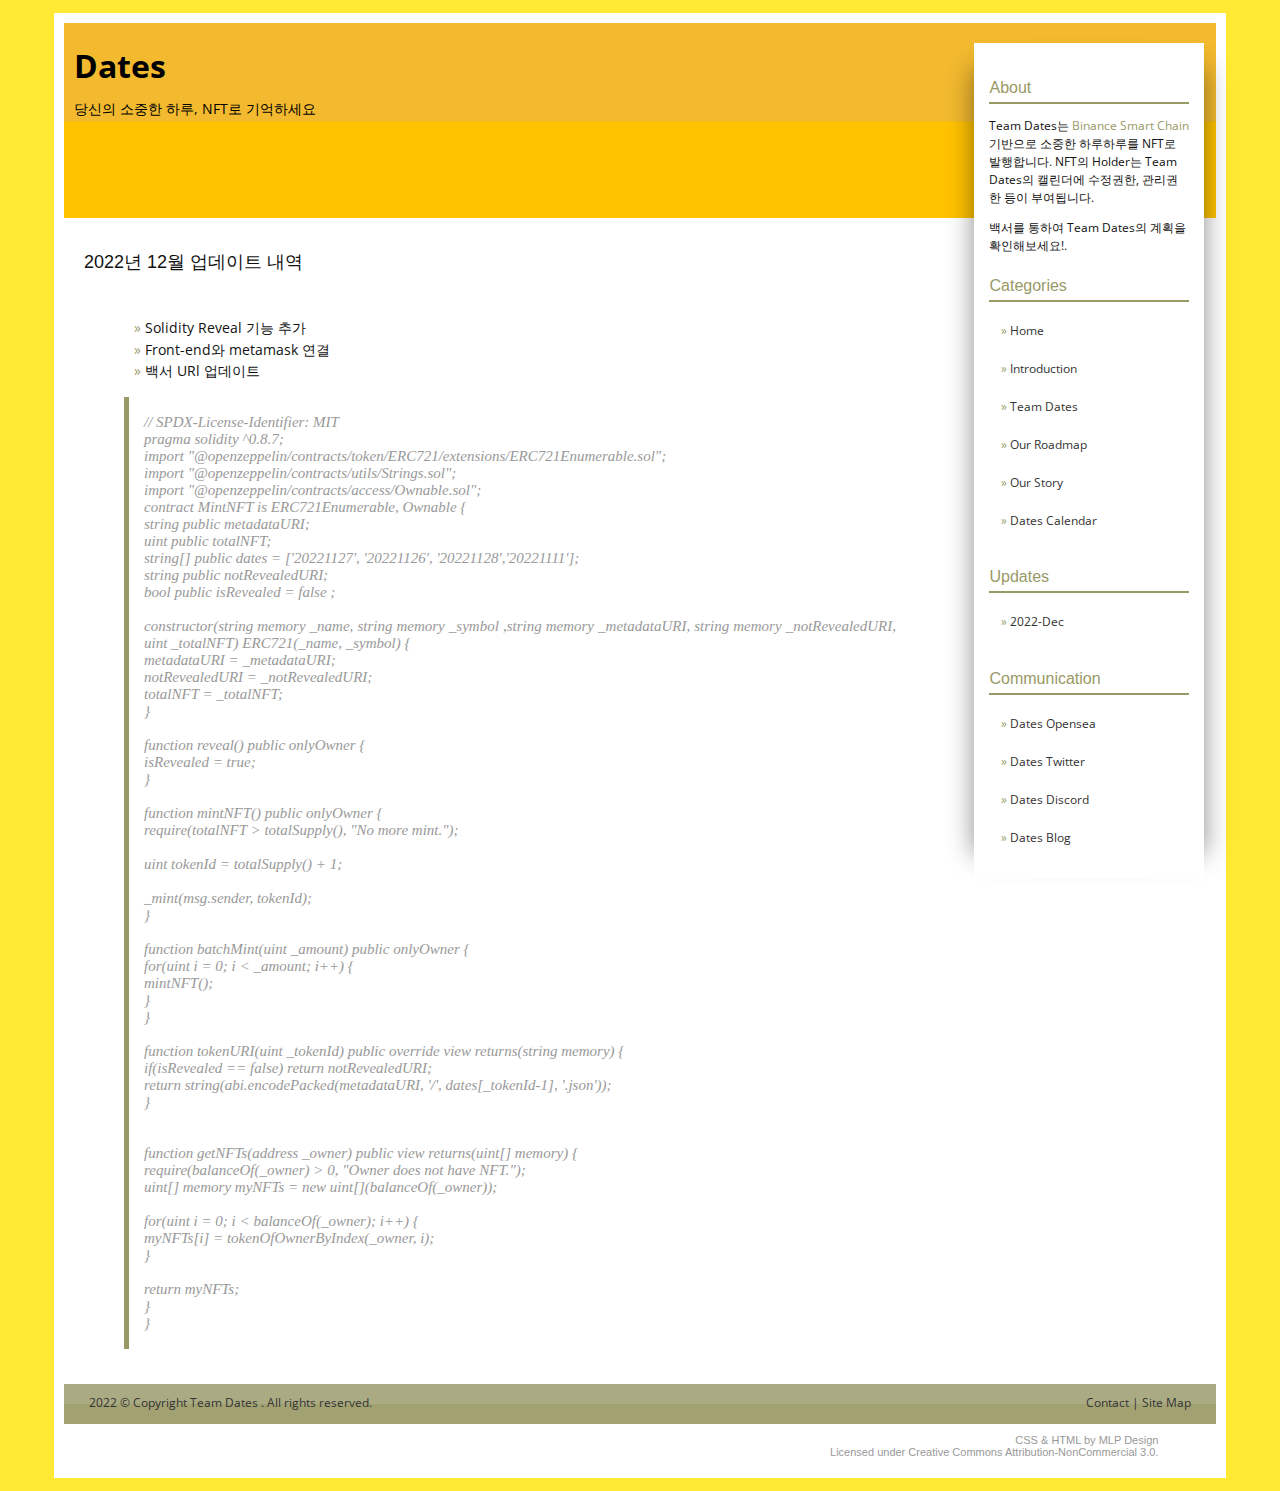
<file: updates.html>
<!DOCTYPE html>
<html lang="en">
<head>
<meta charset="utf-8">
<meta http-equiv="X-UA-Compatible" content="IE=edge">
<title> Dates - 당신의 소중한 하루</title>
<meta name="viewport" content="width=device-width, initial-scale=1">
<meta name="Description" lang="en" content="open source x/html and css templates">
<meta name="author" content="mlp design">
<meta name="robots" content="index, follow">
<link rel="stylesheet" href="styles.css">
</head>
<body>
<!--start wrapper-->
<div id="wrapper">

<!--start body-->
<div id="body">

<!--start header-->
<div id="banner">
<h1>Dates </h1>
<p> 당신의 소중한 하루, NFT로 기억하세요</p>
<!-- menu -->
<label for="show-menu" class="responsive">&#9776;</label>
<input type="checkbox" id="show-menu" role="button">
<!-- <ul id="topnav">
<li><a class="active">Home</a></li>
<li><a href="#">Page 2</a></li>
<li><a href="#">Page 3</a></li>
<li><a href="#">Page 4</a></li>
<li><a href="#">Page 5</a></li>
</ul> -->
<!-- end menu -->
</div>
<!--end of header-->
	<!--start sidebar-->
	<div id="sidebar">
		<h2>About</h2>
        <p> Team Dates는 <a href="https://www.bnbchain.org/en">Binance Smart Chain</a> 기반으로 소중한 하루하루를 NFT로 발행합니다.
            NFT의 Holder는 Team Dates의 캘린더에 수정권한,  관리권한 등이  부여됩니다.</p>
		<p> 백서를 통하여 Team Dates의 계획을 확인해보세요!.</p>
		<h2>Categories</h2>
		<ul>
			<li><a href="/index.html">Home</a></li>
			<li><a href="/introduction.html">Introduction</a></li>
			<li><a href="/teams.html">Team Dates</a></li>
            
   			<li><a href="/loadmap.html">Our Roadmap</a></li>
   			<li><a href="/story.html">Our Story</a></li>
   			<li><a href="/calendar.html">Dates Calendar</a></li>
   		</ul>
		<h2>Updates</h2>
		<ul>
			<li><a href="/updates.html">2022-Dec</a></li>
<!-- 			<li><a href="#">2017-Aug</a></li>
			<li><a href="#">2017-Jul</a></li>
			<li><a href="#">2017-Jun</a></li>
			<li><a href="#">2017-May</a></li>
 -->
		</ul>
		<h2>Communication</h2>
		<ul>
            <li><a href="https://testnets.opensea.io/collection/dates-bmrrua3wsj">Dates Opensea</a></li>
			<li><a href="http://twitter.com/mlpdesign">Dates Twitter</a></li>
			<li><a href="http://twitter.com/mlpdesign">Dates Discord</a></li>
            <li><a href="http://twitter.com/mlpdesign">Dates Blog</a></li>
		</ul>		
	</div>
	<div class="clear"></div>
	<!--end of sidebar-->

	<!--start containter-->
	<div id="container">
			
		<!--start content-->
		<div id="content">
			<!--post item-->
			<div class="item">
				<h1> 2022년 12월 업데이트 내역 </h1>
                <br>
                <ul>
					<li>Solidity Reveal 기능 추가</li>
					<li>Front-end와 metamask 연결</li>
					<li>백서 URl 업데이트</li>
					</ul>
   
				<blockquote><p> // SPDX-License-Identifier: MIT  <br>
 
 pragma solidity ^0.8.7;  <br>

 import "@openzeppelin/contracts/token/ERC721/extensions/ERC721Enumerable.sol"; <br>
 import "@openzeppelin/contracts/utils/Strings.sol";  <br>
 import "@openzeppelin/contracts/access/Ownable.sol";  <br>

 contract MintNFT is ERC721Enumerable, Ownable {  <br>
    string public metadataURI;  <br>
    uint public totalNFT;  <br>
    string[] public dates = ['20221127', '20221126', '20221128','20221111'];  <br>
    string public notRevealedURI;                         <br>  
    bool public isRevealed = false ;                      <br>   
 <br>
    constructor(string memory _name, string memory _symbol ,string memory _metadataURI, string memory _notRevealedURI, uint _totalNFT) ERC721(_name, _symbol) { <br>
        metadataURI = _metadataURI; <br>
        notRevealedURI = _notRevealedURI; <br>
        totalNFT = _totalNFT; <br>
    } <br>
 <br>
    function reveal() public onlyOwner {      <br>
        isRevealed = true;                   <br> 
    } <br>
 <br>
    function mintNFT() public onlyOwner { <br>
        require(totalNFT > totalSupply(), "No more mint."); <br>
 <br>
        uint tokenId = totalSupply() + 1; <br>
 <br>
        _mint(msg.sender, tokenId); <br>
    } <br>
 <br>
    function batchMint(uint _amount) public onlyOwner { <br>
        for(uint i = 0; i < _amount; i++) { <br>
            mintNFT(); <br>
        } <br>
    } <br>
 <br>
    function tokenURI(uint _tokenId) public override view returns(string memory) { <br>
        if(isRevealed == false) return notRevealedURI;   <br>
        return string(abi.encodePacked(metadataURI, '/', dates[_tokenId-1], '.json')); <br>
    } <br>
 <br>
 <br>
    function getNFTs(address _owner) public view returns(uint[] memory) {  <br>
        require(balanceOf(_owner) > 0, "Owner does not have NFT.");  <br>
        uint[] memory myNFTs = new uint[](balanceOf(_owner));  <br>
         <br>
        for(uint i = 0; i < balanceOf(_owner); i++) {  <br>
            myNFTs[i] = tokenOfOwnerByIndex(_owner, i);  <br>
        } <br>
  <br>
        return myNFTs; <br>
    } <br>
 }</p></blockquote>             
                
			<!--end of another post item-->			
		</div>
		<!--end of content-->

	</div>
	<!--end of container-->

</div>
<!--end of body-->

	<!--start footer-->
	<div id="footer">
		<span class="left">2022 &copy; Copyright <a href="#"> Team Dates </a>. All rights reserved.</span>
		<span class="right"><a href="#">Contact</a> | <a href="#">Site Map</a></span>
		<p class="show-footer">2012 &copy; Copyright <a href="#"> Team Dates</a>. All rights reserved.<br /><a href="#">Contact</a> | <a href="#">Site Map</a></p>
	</div>
	<!--end of footer-->	

</div>
<!--end of wrapper-->

	<!--start credits-->
	<!--//Under CC-NC 3.0, this portion must be left intact and must not be hidden.//-->
	<div id="credits">
	<span><a href="http://www.mlpdesign.net" title="CSS &amp; HTML by MLP Design.net">CSS &amp; HTML</a> by MLP Design<br />Licensed under <a rel="license" href="http://creativecommons.org/licenses/by-nc/3.0/">Creative Commons Attribution-NonCommercial 3.0</a>.</span>
	</div>
	<!--end of credits-->
	
</body>

</html>
</file>
<file: styles.css>
/*  
Template Name: mlpdesign07.1 Khaki
Version: Pure CSS version
Author:webmasterneo, MLP Design
Author URI: http://www.mlpdesign.net/
*/

/* Global Settings */
@import url(https://fonts.googleapis.com/css?family=Open+Sans);
body {
background: #FFE933;
/* background: -moz-linear-gradient(top, #7c803d 0%, #000000 75%, #000000 100%);
background: -webkit-gradient(left top, left bottom, color-stop(0%, #7c803d), color-stop(75%, #000000), color-stop(100%, #000000));
background: -webkit-linear-gradient(top, #7c803d 0%, #000000 75%, #000000 100%);
background: -o-linear-gradient(top, #7c803d 0%, #000000 75%, #000000 100%);
background: -ms-linear-gradient(top, #7c803d 0%, #000000 75%, #000000 100%);
background: linear-gradient(to bottom, #7c803d 0%, #000000 75%, #000000 100%);
filter: progid:DXImageTransform.Microsoft.gradient( startColorstr='#ffffCC', endColorstr='#ffff99', GradientType=0 ); */
	color: #111;
	margin: 0;
	font-family: 'Open Sans', sans-serif;
	font-size: 14px;
	line-height: 18px;
	min-width: 600px;
}
h1 {
	font-size: 20px;
	line-height: 24px;
}
h2 {
	font-size: 18px;
	line-height: 22px;
}
h3 {
	font-size: 16px;
	line-height: 20px;
}
a {
	background-color: inherit;
	color: #996;
	text-decoration: none;
}
a:hover {
	text-decoration: underline;
}
blockquote {
	background-color: inherit;
	color: #999;
	font: italic 15px "Times New Roman", serif;
	border-left: 5px solid #996;
	padding: 2px 15px;
}

/* Wrapper Settings */
#wrapper {
	background: #fff;
	border: none;
	padding: 10px;
	margin: 1% auto;
	width: 90%;
}

#body {
	margin: 0;
}

#container {
	padding: 0;
	margin: 0;
	}

/* Other Settings*/

#banner {
	position: relative;
	padding: 10px;
	height: 175px;
	border: 0px;
	color: #000;
	background: #F3BA2F;
	background: -moz-linear-gradient(top, #F3BA2F 0%, #F3BA2F 0%, #F3BA2F 50%, #FFC300 51%, #FFC300 100%);
	background: -webkit-gradient(left top, left bottom, color-stop(0%, #F3BA2F), color-stop(0%, #F3BA2F), color-stop(50%, #F3BA2F), color-stop(51%, #FFC300), color-stop(100%, #FFC300));
	background: -webkit-linear-gradient(top, #F3BA2F 0%, #F3BA2F 0%, #F3BA2F 50%, #FFC300 51%, #FFC300 100%);
	background: -o-linear-gradient(top, #F3BA2F 0%, #F3BA2F 0%, #F3BA2F 50%, #FFC300 51%, #FFC300 100%);
	background: -ms-linear-gradient(top, #F3BA2F 0%, #F3BA2F 0%, #F3BA2F 50%, #FFC300 51%, #FFC300 100%);
	background: linear-gradient(to bottom, #F3BA2F 0%, #F3BA2F 0%, #F3BA2F 50%, #FFC300 51%, #FFC300 100%);
	filter: progid:DXImageTransform.Microsoft.gradient( startColorstr='#F3BA2F', endColorstr='#FFC300', GradientType=0 );
}

#banner h1 {
	font-size: 32px;
}

#image  {
    max-width : 90%;
    height : auto;
/*     width : 900px; */
/*     height : 150px; */
	object-fit: cover;
}

#banner h1 em {
	font-style: normal;
	text-decoration: none;
	color: #111;
}

#show-menu {
	display: none;
}
.responsive {
	background-color: inherit;
	color: #fff;
	text-align: left;
	font-weight: normal;
	font-size: 1.5em;
	padding: 0;
	position: absolute;
	top: 80%;
	display: none;
}

ul#topnav {
	list-style-type: none;
	margin: 0 0 0 1%;
	display: table;
	padding: 0;
	overflow: hidden;
	width: 60%;
	position: absolute;
	bottom: 0;
}

ul#topnav li {
	display: table-cell;
	text-align: center;
}

ul#topnav li a {
	background: #333;
	color: #999;
	border: none;
	display: block;
	margin-right: 5px;
	padding: 5px 0px;
	text-decoration: none;
	font-size: 12px;
}

ul#topnav li a.active,
ul#topnav li a.active:hover {
	background: #fff;
	color: #333;
}

ul#topnav li a:hover {
	background: #cc9;
	color: #111;
}

#sidebar {
	background: #fff;
	float: right;
	width: 200px;
	margin: -175px 1% 50px auto;
	padding: 15px;
	font-size: 12px;
	-webkit-box-shadow: 25px 0px 25px -25px rgba(0, 0, 0, 0.45),
		-25px 0px 25px -25px rgba(0, 0, 0, 0.45);
	-moz-box-shadow: 25px 0px 25px -25px rgba(0, 0, 0, 0.45),
		-25px 0px 25px -25px rgba(0, 0, 0, 0.45);
	box-shadow: 25px 0px 25px -25px rgba(0, 0, 0, 0.45),
		-25px 0px 25px -25px rgba(0, 0, 0, 0.45);
	position: relative;
}

#sidebar h2 {
	background-color: inherit;
	color: #996;
	font: normal 16px Arial, sans-serif;
	border-bottom: 2px solid #996;
	padding: 8px 0 5px 0;
}

#sidebar ul {
	list-style: none;
	padding: 2px;
	margin: 0;
}

#sidebar ul li {
	list-style-position: inside;
	padding: 0 0 10px 20px;
	text-indent: -1em;
}

#sidebar ul li a {
	background-color: inherit;
	color: #333;
	text-decoration: none;
	padding: 5px 2px;
	display: block;
}

#sidebar ul li a:hover {
	background-color: #cc9;
	color: #fff;
}

#sidebar ul li a:before {
	content: "\00BB  ";
	color: #996;
}

#content {
	text-align: left;
	padding: 20px;
	margin-right: 245px;
}

#content h1 {
	font: normal 18px Arial, sans-serif;
	padding: 0;
}

#content ul {
	list-style: none;
}

#content ul li {
	padding: 2px 0 2px 10px;
	margin: 0;
}

#content ul li:before {
	content: "\00BB  ";
	color: #996;
}

#content .item {
	line-height: 1.25em;
	margin: 0;
}

#content .item p {
	text-align: justify;
}

#content .item span {
	background-color: inherit;
	color: #999;
	font-size: 11px;
}

#footer {
	padding: 10px;
	height: 20px;
	border: 0px;
	color: #333;
	font-size: 12px;
	background: #abab83;
	background: -moz-linear-gradient(top, #abab83 0%, #abab83 0%, #abab83 50%, #a1a172 51%, #a1a172 100%);
	background: -webkit-gradient(left top, left bottom, color-stop(0%, #abab83), color-stop(0%, #abab83), color-stop(50%, #abab83), color-stop(51%, #a1a172), color-stop(100%, #a1a172));
	background: -webkit-linear-gradient(top, #abab83 0%, #abab83 0%, #abab83 50%, #a1a172 51%, #a1a172 100%);
	background: -o-linear-gradient(top, #abab83 0%, #abab83 0%, #abab83 50%, #a1a172 51%, #a1a172 100%);
	background: -ms-linear-gradient(top, #abab83 0%, #abab83 0%, #abab83 50%, #a1a172 51%, #a1a172 100%);
	background: linear-gradient(to bottom, #abab83 0%, #abab83 0%, #abab83 50%, #a1a172 51%, #a1a172 100%);
	filter: progid:DXImageTransform.Microsoft.gradient( startColorstr='#abab83', endColorstr='#a1a172', GradientType=0 );
	clear: both;
}

#footer a {
	background-color: inherit;
	color: #333;
}

#footer a:hover {
	background-color: inherit;
	color: #fff;
	text-decoration: none;
}

#footer span.left {
	text-align: left;
	padding-left: 15px;
	float: left;
}

#footer span.right {
	text-align: right;
	padding-right: 15px;
	float: right;
}

#footer p.show-footer {
	margin: 0;
	display: none;
}

#credits {
	width: 90%;
	background-color: inherit;
	color: #999;
	position: relative;
	bottom: 0;
	padding: 10px 0;
	font: normal 11px Arial, sans-serif;
	text-align: right;
	margin: 0 auto;
}

#credits a {
	background-color: inherit;
	color: #999;
	text-decoration: none;
}

#credits a:hover {
	background-color: inherit;
	color: #fff;
	text-decoration: none;
}

/* Begin responsive styles */
@media screen and (max-width : 700px){

body { font-size:12px; }
blockquote {
	font-size: 13px;
	border-left-width: 3px;
	padding: 1px 5px 1px 10px;
	margin: 0;
}
/* banner */
/*#banner { height:170px;}*/
#banner h1 {font-size:28px;}
#banner p {width:60%;}

/* menu */
ul#topnav {display:none;}
.responsive { display:block;}
#show-menu:checked ~ ul#topnav {display: block; position: absolute; top:100%; width:50%; margin:0 0 0 -8%; overflow:visible;}
ul#topnav li { display: block; text-align:left; margin:0 0 1px 15%;}
ul#topnav li a { padding-left:20px; border-radius: 0px; -moz-border-radius: 0px; -webkit-border-radius: 0px; font-size:10px;}
/*ul#topnav li a:hover { background: rgba(255,0,85,1); color:rgba(255,255,255,255);}*/
ul#topnav li a.active, ul#topnav li a.active:hover {    background: #eee;  color: #000;}


/* sidebar */
#sidebar { width: 28%; padding:5px; font-size:10px; line-height:1.25em; }
#sidebar h2 { font-size:12px; }

/* content */
#content { margin-right: 33%;}
#content h1 { font-size:14px; font-weight:bold;}
#content .item span { font-size:10px;}
#content ul {margin-left:0; padding-left:0;}
#content ul li {margin-left:0; padding-left:0;}


/* footer */
#footer { font-size:10px; text-align: center; padding-bottom:20px;}
#footer span {display:none;}
#footer p.show-footer {display: block; }
#credits { font-size:80%; text-align:center;}
}
</file>
